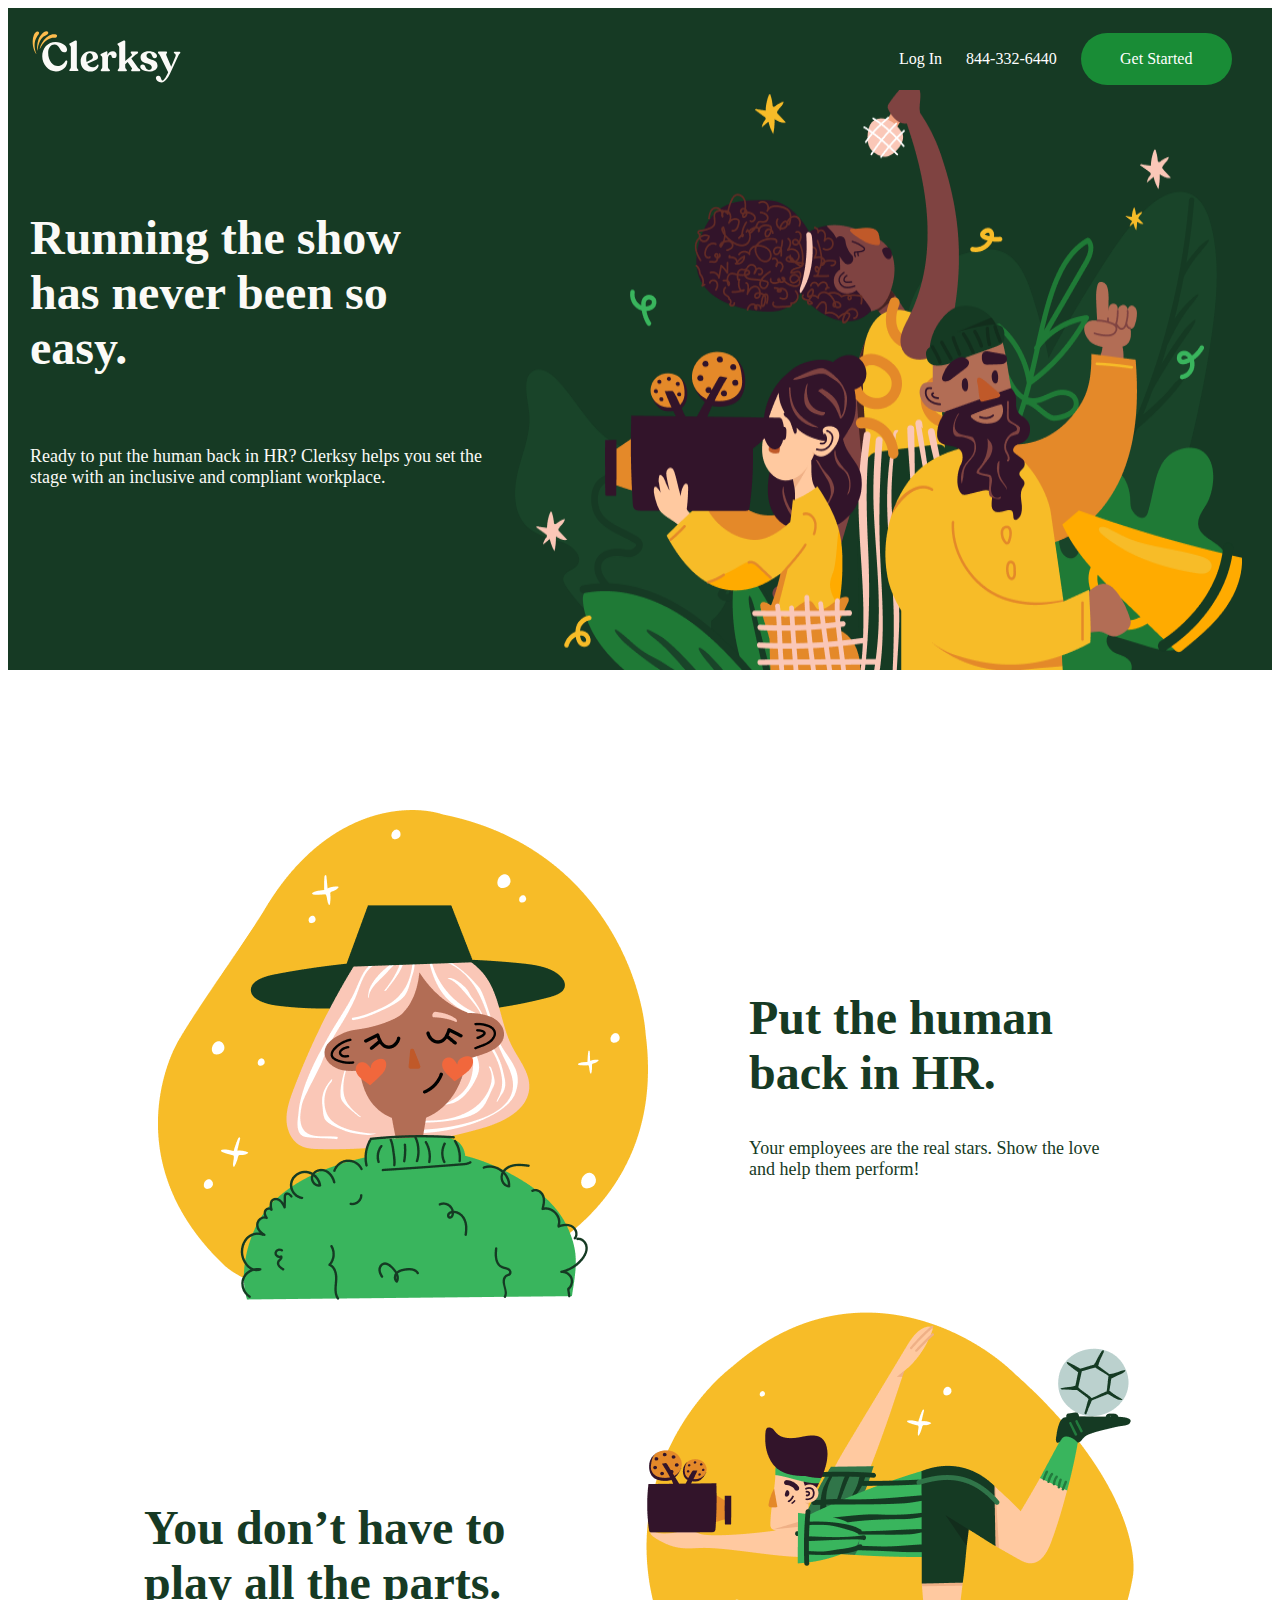
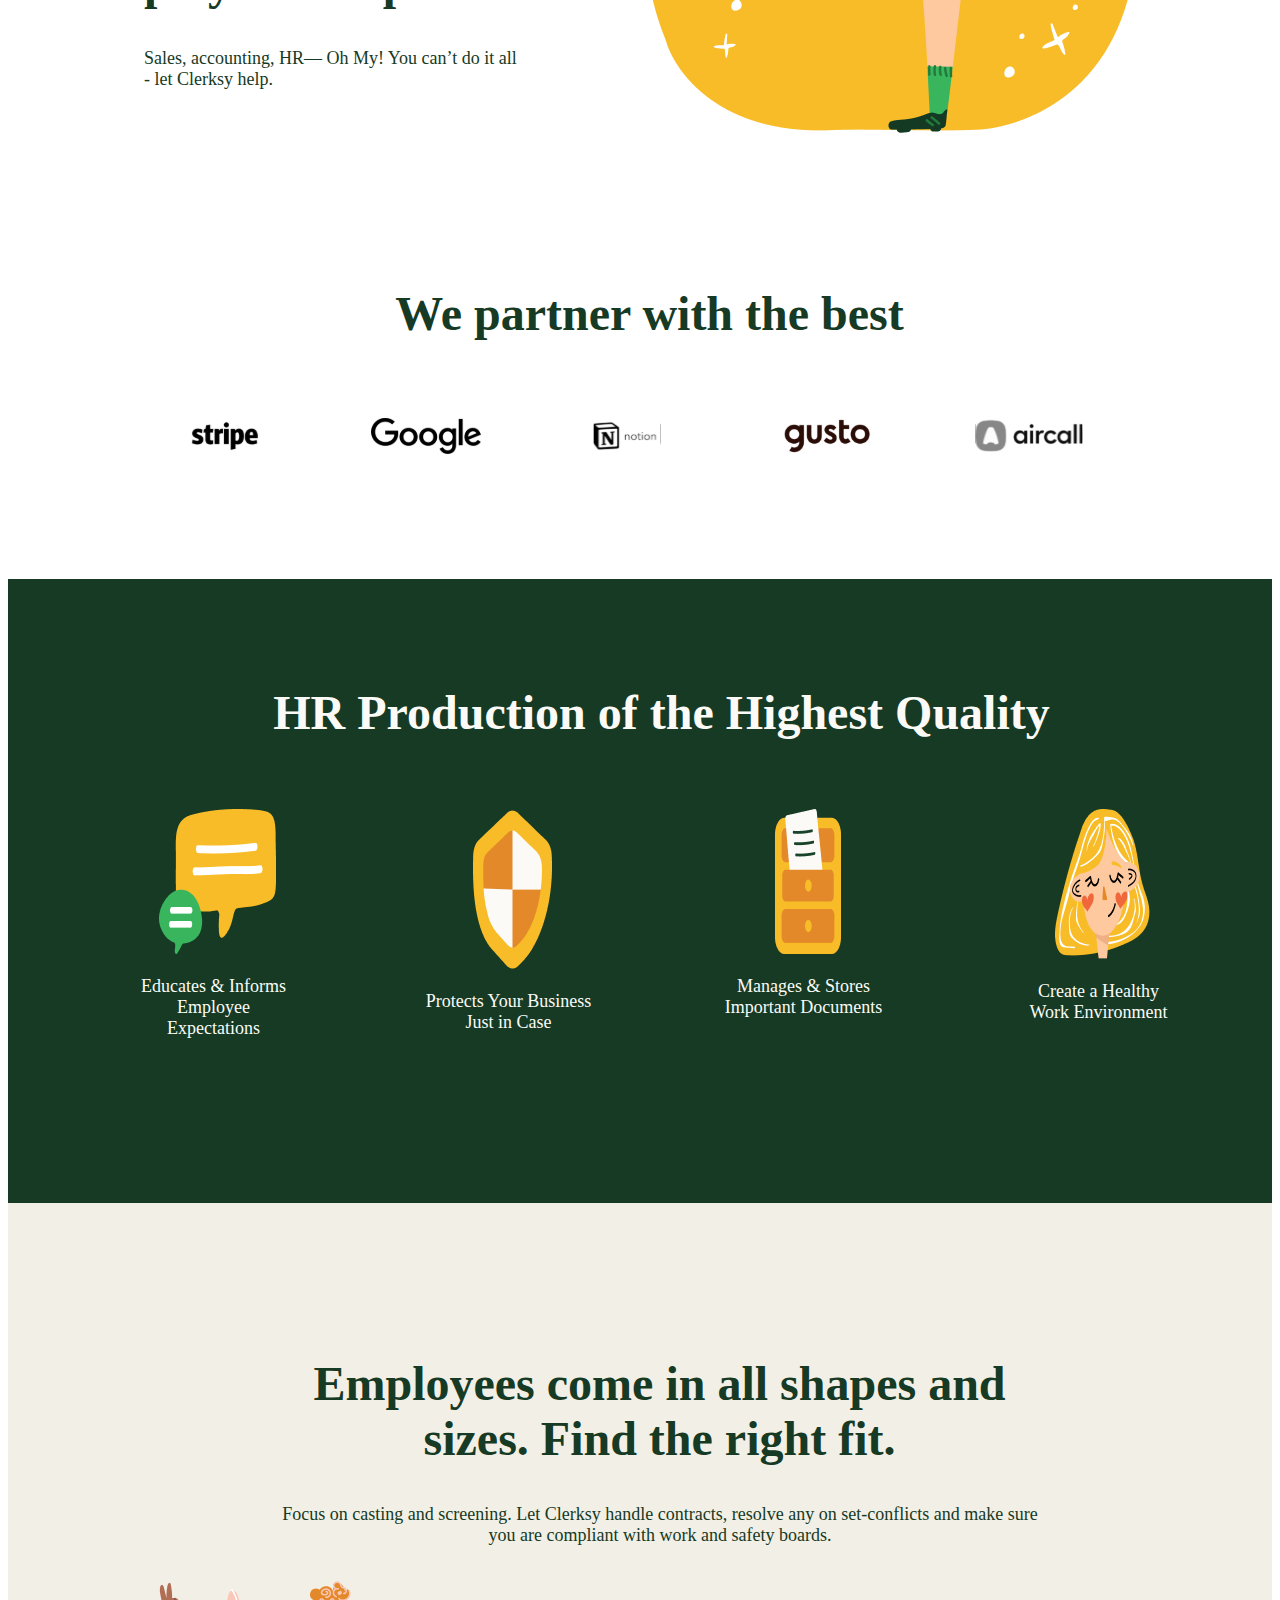
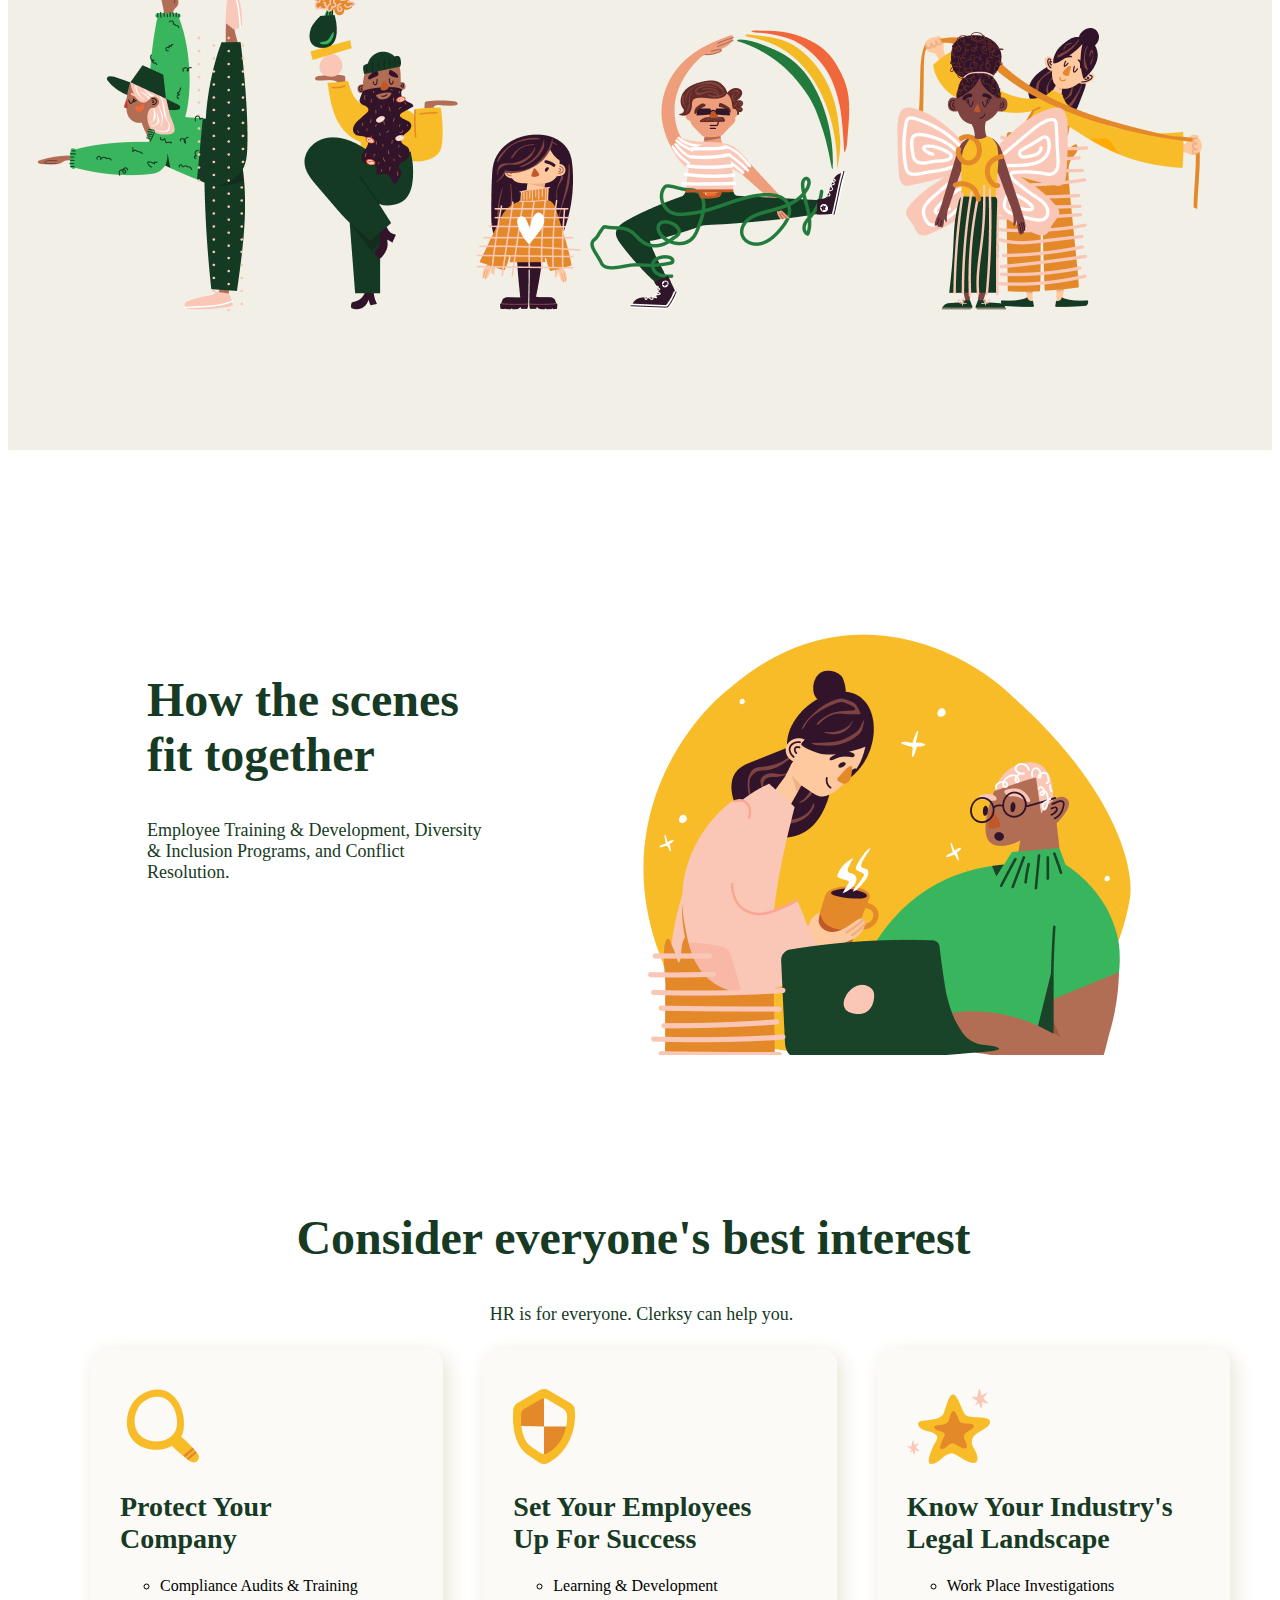
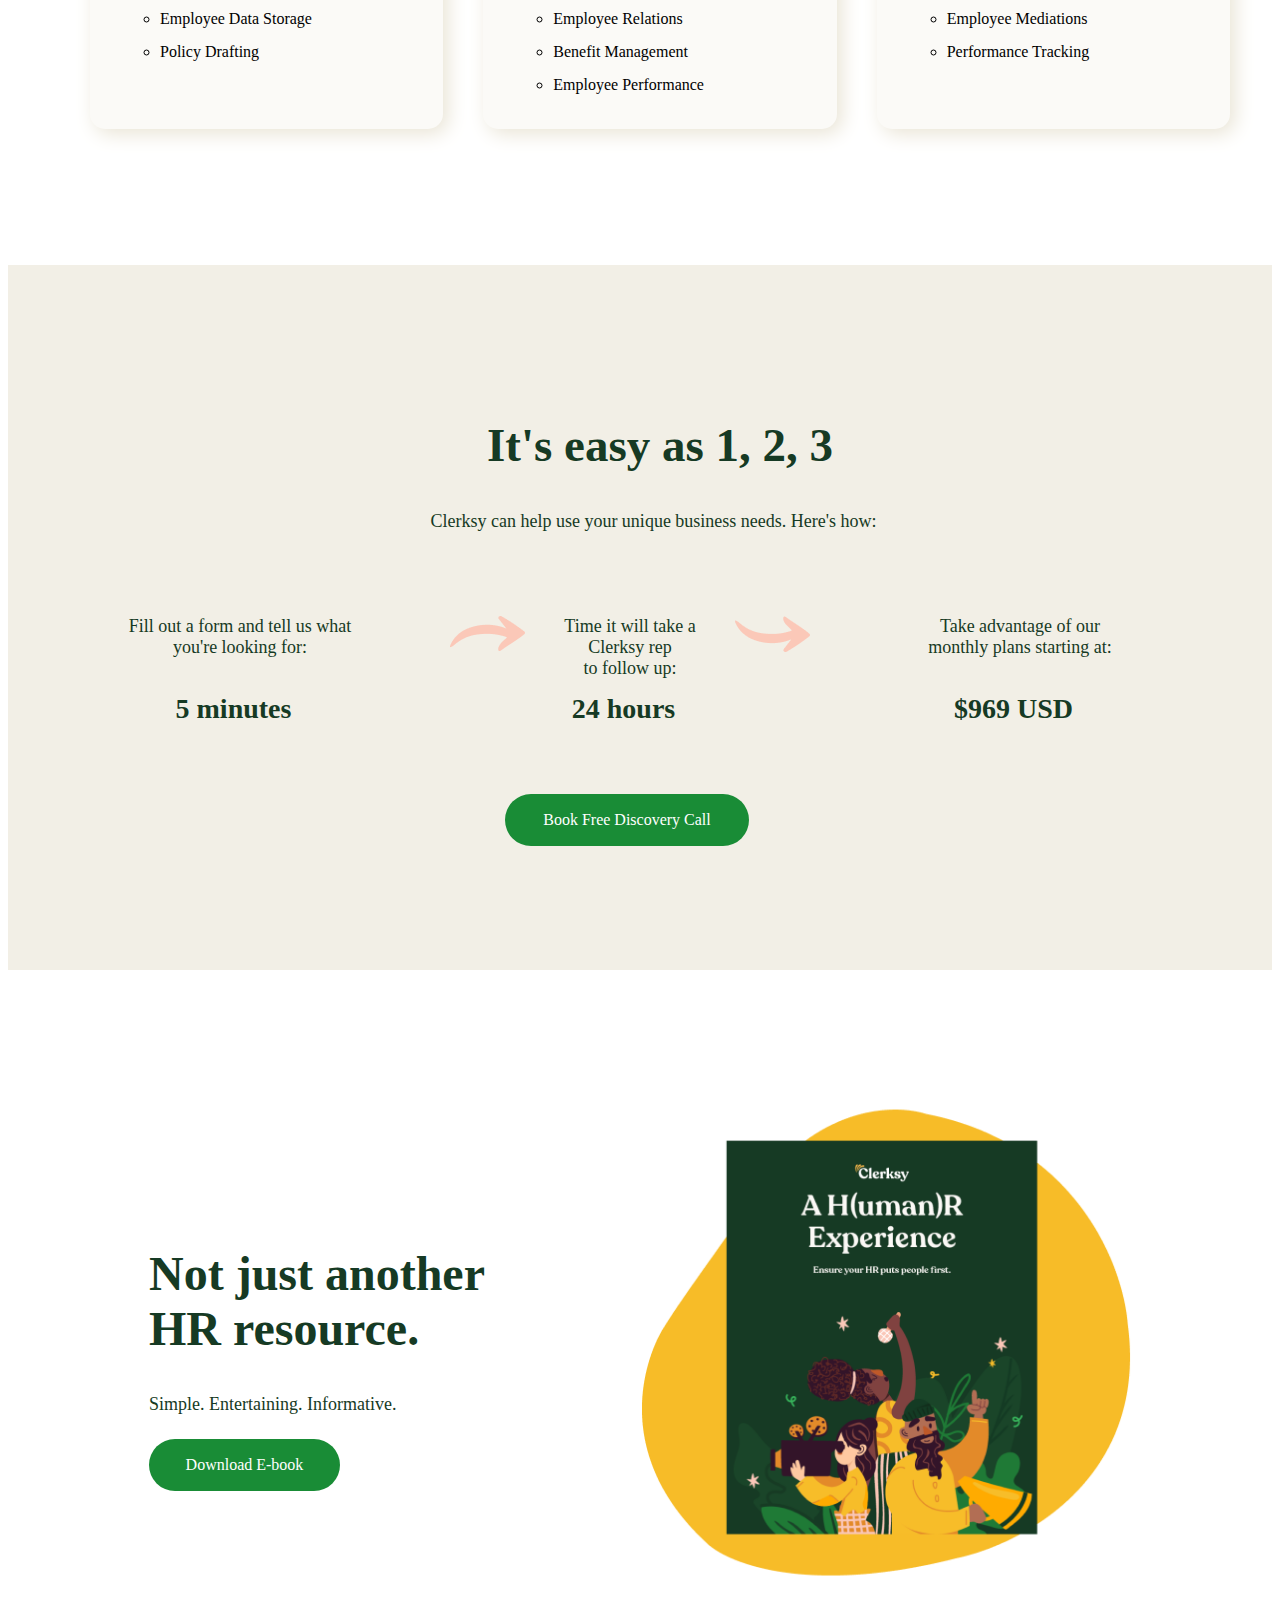
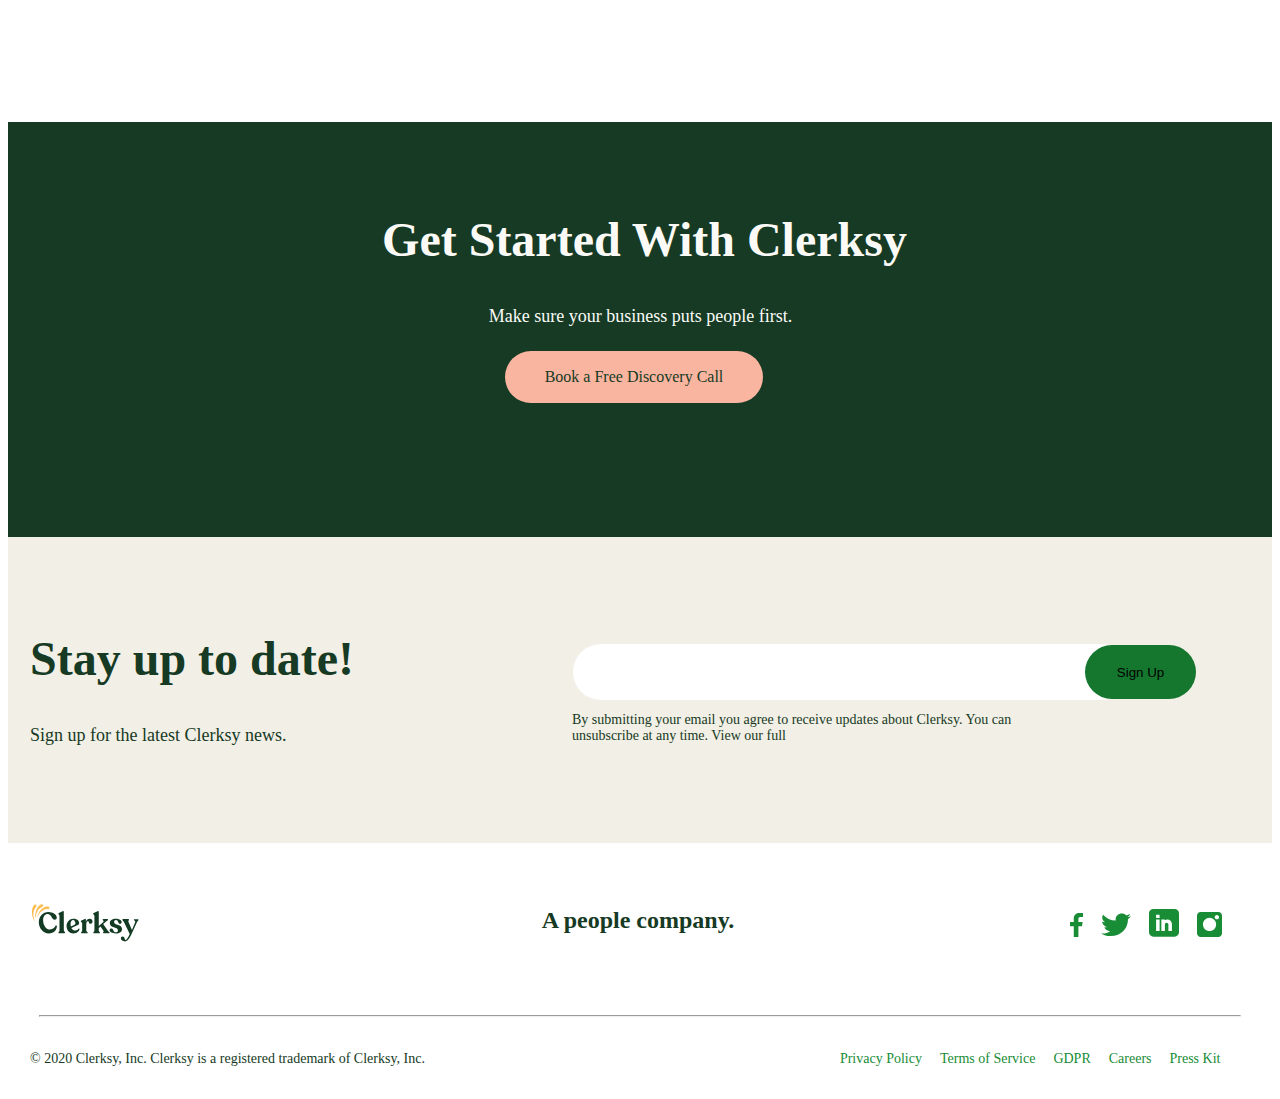
<file: index.html>
<!DOCTYPE html>
<html lang="en">
<head>
    <meta charset="UTF-8">
    <meta http-equiv="X-UA-Compatible" content="IE=edge">
    <meta name="viewport" content="width=device-width, initial-scale=1.0">
    <title>Clersky</title>
    <link rel="stylesheet" href="./css/main.css">
</head>
<body>
    <!--site header start-->
    <header>
        <div class="header">
            <div class="container">
                <div class="box">
                    <div class="logo">
                        <a href="./index.html"><img src="./img/Frame.svg" alt="logo" width="153" height="58"></a>
                    </div>

                    <div class="block">
                        <ul class="header-list">
                            <li class="header-item"><a class="header-list-link" href="./pageLogin/Login.html" target="_blank">Log In</a></li>
                            <li class="header-item"><a class="header-list-link" href="tel:844-332-6440">844-332-6440</a></li>  
                        </ul>

                        <a class="header-link" href="./pageStart/start.html" target="_blank">Get Started</a>
                    </div>
                </div>
            </div>
        </div>
    </header>
    <!--site header finish-->

    <!--site main start-->
    <main>
        <section class="help">
            <div class="container">
                <div class="help-box">
                    <div class="help-block">
                        <h2 class="help-title">Running the show has never been so easy.</h2>
                        <p class="help-des">Ready to put the human back in HR? Clerksy helps you set the stage with an inclusive and compliant workplace.</p>
                    </div>
                    
                    <img src="./img/Frame (1).png" alt="img" width="738px" height="580px">
                </div>
            </div>
        </section>

        <section class="HR">
            <div class="container">
                <div class="HR-box">
                    <div class="HR-1">
                        <img src="./img/Frame (3).png" alt="" width="492px" height="510px">

                        <div class="HR-block">
                            <h2 class="HR-1-title">Put the human back in HR.</h2>
                            <p class="HR-1-des">Your employees are the real stars. Show the love and help them perform!</p>
                        </div>
                    </div>
                    
                    <div class="HR-2">
                        <div class="HR-2-block">
                            <h2 class="HR-2-title">You don’t have to play all the parts.</h2>
                            <p class="HR-2-des">Sales, accounting, HR— Oh My! You can’t do it all - let Clerksy help.</p>
                        </div>

                        <img src="./img/Frame (4).png" alt="" width="492px" height="423px">
                    </div>

                    <div class="logos">
                        <h2 class="logos-title">We partner with the best</h2>

                        <div class="logos-links">
                            <a class="logos-link" href=""><img src="./img/Rectangle (4).svg" alt="img" width="110" height="36"></a>
                            <a class="logos-link" href=""><img src="./img/Rectangle (3).svg" alt="img" width="110" height="36"></a>
                            <a class="logos-link" href=""><img src="./img/Rectangle (2).svg" alt="img" width="110" height="36"></a>
                            <a class="logos-link" href=""><img src="./img/Rectangle (1).svg" alt="img" width="110" height="36"></a>
                            <a class="logos-link" href=""><img src="./img/Rectangle.svg" alt="img" width="110" height="36"></a>
                        </div>
                    </div>
                </div>
            </div>
        </section>

        <section class="production">
            <div class="container">
                <div class="production-box">
                    <h2 class="product-title">HR Production of the Highest Quality</h2>
                    <div class="production-block">
                        <ul class="product-list">
                            <li class="product-item">
                                <img src="./img/img1.png" alt="img">
                                <p class="product-des">Educates & Informs <br> Employee Expectations</p>
                            </li>
                            <li class="product-item">
                                <img src="./img/img2.png" alt="img">
                                <p class="product-des">Protects Your Business <br> Just in Case</p>
                            </li>
                            <li class="product-item">
                                <img src="./img/img3.png" alt="img">
                                <p class="product-des">Manages & Stores <br> Important Documents</p>
                            </li>
                            <li class="product-item">
                                <img src="./img/img4.png" alt="img">
                                <p class="product-des">Create a Healthy <br> Work Environment</p>
                            </li>
                        </ul>
                    </div>
                </div>
            </div>
        </section>

        <section class="shapes">
            <div class="container">
                <div class="shapes-box">
                    <div class="shapes-block">
                        <h2 class="shapes-title">Employees come in all shapes and sizes. Find the right fit.</h2>
                        <p class="shapes-des">Focus on casting and screening. Let Clerksy handle contracts, resolve any on set-conflicts and make sure you are compliant with work and safety boards.</p>
                    </div>

                    <img src="./img/img7.png" alt="" width="1180" height="335">
                </div>
            </div>
        </section>

        <section class="scenes">
            <div class="container">
                <div class="scenes-box">
                    <div class="scenes-block">
                        <h2 class="scenes-title">How the scenes fit together</h2>
                        <p class="scenes-des">Employee Training & Development, Diversity <br> & Inclusion Programs, and Conflict <br> Resolution.</p>
                    </div>

                    <img src="./img/img6.png" alt="img" width="492" height="423">
                </div>

                <div class="everyone">
                    <div class="container">
                        <div class="everyone-box">
                            <div class="everyone-block">
                                <h2 class="everyone-title">Consider everyone's best interest</h2>
                                <p class="everyone-des">HR is for everyone. Clerksy can help you.</p>
                            </div>

                            <div class="everyone-box-div">
                                <ul class="everyone-list">
                                    <li class="everyone-item">
                                        <img src="./img/img8.png" alt="img">
                                        <h2 class="everyone-box-title">Protect Your <br> Company</h2>

                                        <ul class="everyone-box-list">
                                            <li class="everyone-list-item">Compliance Audits & Training</li>
                                            <li class="everyone-list-item">Employee Data Storage</li>
                                            <li class="everyone-list-item">Policy Drafting</li>
                                        </ul>
                                    </li>
                                    <li class="everyone-item">
                                        <img src="./img/img9.png" alt="img">
                                        <h2 class="everyone-box-title">Set Your Employees <br> Up For Success</h2>

                                        <ul class="everyone-box-list">
                                            <li class="everyone-list-item">Learning & Development</li>
                                            <li class="everyone-list-item">Employee Relations</li>
                                            <li class="everyone-list-item">Benefit Management</li>
                                            <li class="everyone-list-item">Employee Performance</li>
                                        </ul>
                                    </li>
                                    <li class="everyone-item">
                                        <img src="./img/img10.png" alt="img">
                                        <h2 class="everyone-box-title">Know Your Industry's Legal Landscape</h2>

                                        <ul class="everyone-box-list">
                                            <li class="everyone-list-item">Work Place Investigations</li>
                                            <li class="everyone-list-item">Employee Mediations</li>
                                            <li class="everyone-list-item">Performance Tracking</li>
                                        </ul>
                                    </li>
                                </ul>
                            </div>
                        </div>
                    </div>
                </div>
            </div>
        </section>

        <section class="easy">
            <div class="container">
                <div class="easy-box">
                    <div class="easy-block">
                        <h2 class="easy-block-title">It's easy as 1, 2, 3</h2>
                        <p class="easy-block-des">Clerksy can help use your unique business needs. Here's how:</p>
                    </div>

                    <div class="easy-money-box">
                        <div class="easy-money">
                            <p class="money-des">Fill out a form and tell us what <br> you're looking for:</p>
                            <h2 class="money-des-2">5 minutes</h2>
                        </div>
                        <div class="easy-money">
                            <p class="money-des money">Time it will take a Clerksy rep <br> to follow up:</p>
                            <h2 class="money-des-2">24 hours</h2>
                        </div>
                        <div class="easy-money">
                            <p class="money-des">Take advantage of our <br> monthly plans starting at:</p>
                            <h2 class="money-des-2">$969 USD</h2>
                        </div>
                    </div>

                    <a class="money-link" href="#">Book Free Discovery Call</a>
                </div>
            </div>
        </section>

        <section class="resource">
            <div class="container">
                <div class="resource-box">
                    <div class="resource-block">
                        <h2 class="resource-title">Not just another HR resource.</h2>
                        <p class="resource-des">Simple. Entertaining. Informative.</p>
                        <a class="resource-link" href="#">Download E-book</a>
                    </div>

                    <img src="./img/img13.png" alt="" width="490" height="487">
                </div>
            </div>
        </section>

        <section class="started">
            <div class="container">
                <div class="start-box">
                    <h2 class="start-title">Get Started With Clerksy</h2>
                    <p class="start-des">Make sure your business puts people first.</p>
                    <a class="start-link" href="#">Book a Free Discovery Call</a>
                </div>
            </div>
        </section>
    </main>
    <!--site main finish-->

    <!--site footer start-->
    <footer>
        <div class="signUp">
            <div class="container">
                <div class="signUp-box">
                    <div class="signUp-block">
                        <h2 class="signUp-title">Stay up to date!</h2>
                        <p class="signUp-des">Sign up for the latest Clerksy news.</p>
                    </div>

                    <form method="post" id="sign-up">
                        <input type="email" class="input">
                        <button type="submit" class="input-link" form="sign-up">Sign Up</button>
                        <br>
                        <p class="input-des">By submitting your email you agree to receive updates about Clerksy. You can <br> unsubscribe at any time. View our full</p>
                    </form>
                </div>
            </div>
        </div>

        <div class="end">
            <div class="container">
                <div class="end-box">
                    <a class="end-logo" href="#"><img src="./img/logo-footer.svg" alt="img"></a>

                    <h2 class="end-title">A people company.</h2>
                    <div class="end-block">
                        <a class="end-link" href="#"><img src="./img/logo1.svg" alt="img"></a>
                        <a class="end-link" href="#"><img src="./img/logo2.svg" alt="img"></a>
                        <a class="end-link" href="#"><img src="./img/logo3.svg" alt="img"></a>
                        <a class="end-link" href="#"><img src="./img/logo4.svg" alt="img"></a>
                    </div>
                </div>
            </div>
        </div>

        <hr style="width: 1200px;">

        <div class="end2">
            <div class="container">
                <div class="end2-box">
                    <div class="end-block1">
                        <a class="end-block-link" href="#">© 2020 Clerksy, Inc. Clerksy is a registered trademark of Clerksy, Inc.</a>
                    </div>

                    <div class="end-block2">
                        <a class="end-block-links" href="#">Privacy Policy</a>
                        <a class="end-block-links" href="#">Terms of Service</a>
                        <a class="end-block-links" href="#">GDPR</a>
                        <a class="end-block-links" href="#">Careers</a>
                        <a class="end-block-links" href="#">Press Kit</a>
                    </div>
                </div>
            </div>
        </div>
    </footer>
    <!--site footer finish-->

</body>
</html>
</file>
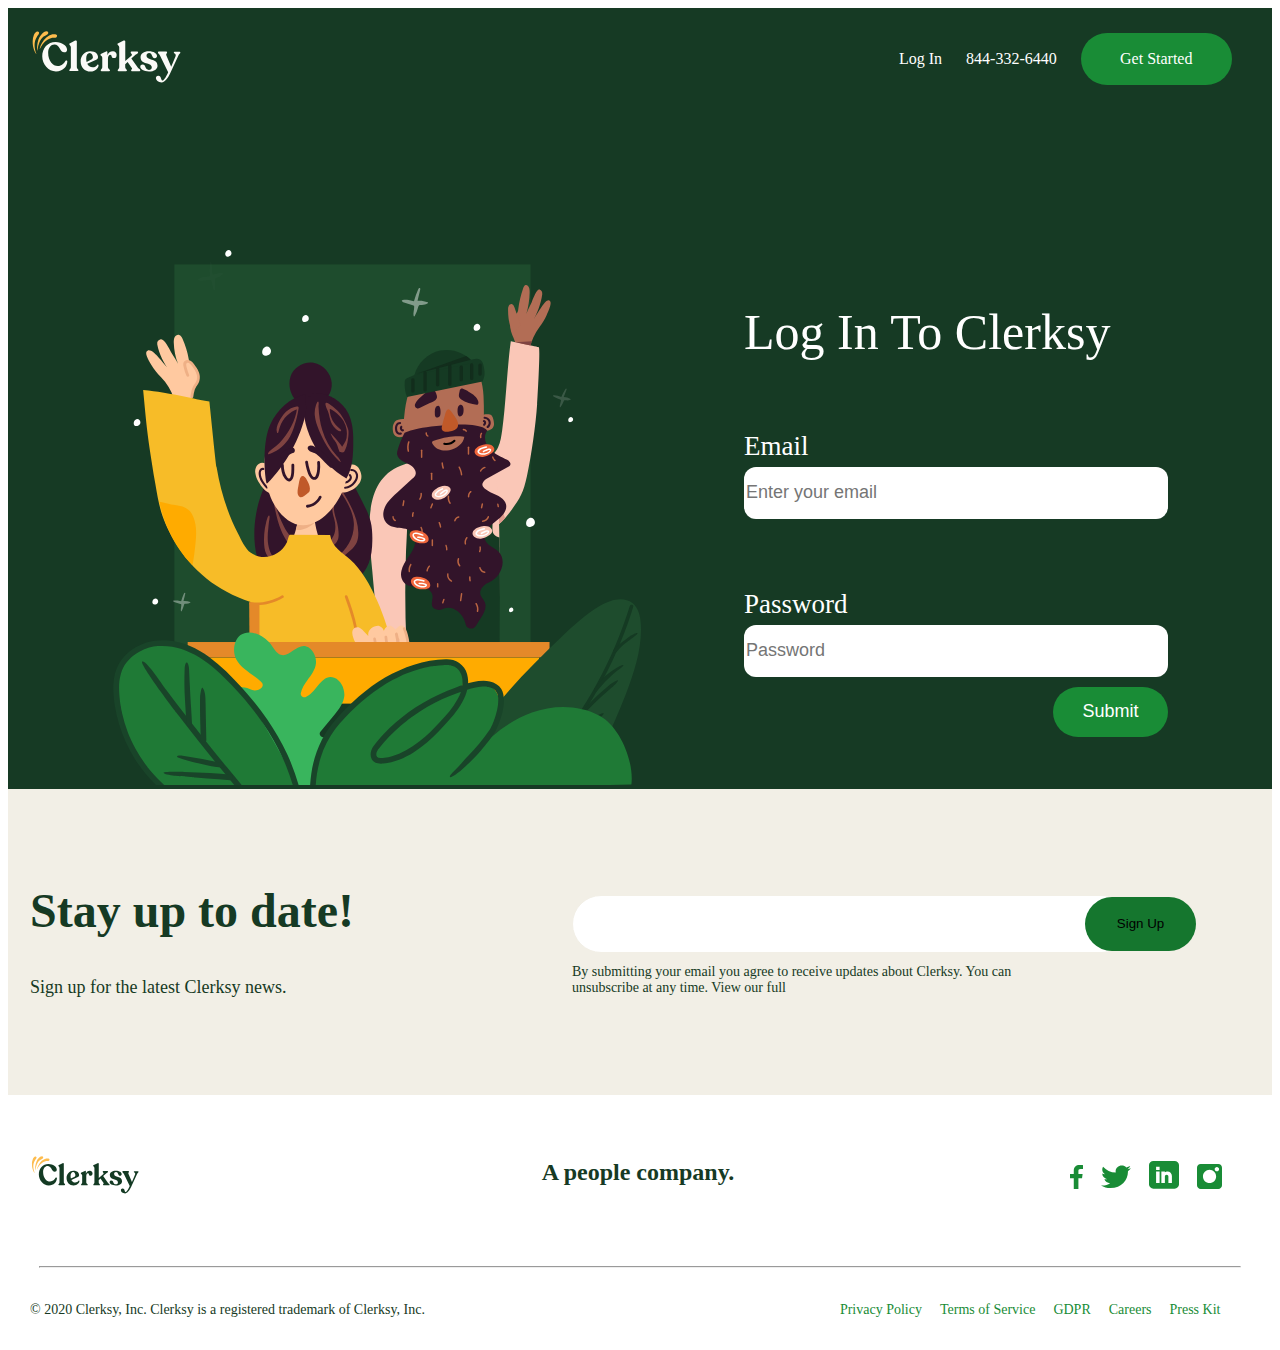
<file: pageLogin/Login.html>
<!DOCTYPE html>
<html lang="en">
<head>
    <meta charset="UTF-8">
    <meta http-equiv="X-UA-Compatible" content="IE=edge">
    <meta name="viewport" content="width=device-width, initial-scale=1.0">
    <title>Log In</title>
    <link rel="stylesheet" href="./login.css">
</head>
<body>
    <!--site header start-->
    <header>
        <div class="header">
            <div class="container">
                <div class="box">
                    <div class="logo">
                        <img src="./img/Frame.svg" alt="logo" width="153" height="58">
                    </div>
                    
                    <div class="block">
                        <ul class="header-list">
                            <li class="header-item"><a class="header-list-link" href="./Login.html">Log In</a></li>
                            <li class="header-item"><a class="header-list-link" href="tel:844-332-6440">844-332-6440</a></li>  
                        </ul>
                        
                        <a class="header-link" href="../pageStart/start.html">Get Started</a>
                    </div>
                </div>
            </div>
        </div>
    </header>
    <!--site header finish-->

    <!--site main start-->
    <main>
        <section class="logIn">
            <div class="container">
                <div class="logIn-box">
                    <a href="../index.html"><img src="./img/clerksy.svg" alt="" width="532" height="535"></a>

                    <div class="logIn-block">
                        <form method="post" id="form">
                            <label class="FormLabel" for="form">Log In To Clerksy</label>
                            
                            <label class="label" for="email">Email</label>
                            <input class="input" type="text" id="email" placeholder="Enter your email">

                            <label class="label" for="password">Password</label>
                            <input class="input" type="password" id="password" placeholder="Password" minlength="6" maxlength="20">
                        </form>

                        <div class="submit">
                            <button class="btn" type="submit" form="form">Submit</button>
                        </div>
                    </div>
                </div>
            </div>
        </section>
    </main>
    <!--site main finish-->

    <!--site footer start-->
    <footer>
        <div class="signUp">
            <div class="container">
                <div class="signUp-box">
                    <div class="signUp-block">
                        <h2 class="signUp-title">Stay up to date!</h2>
                        <p class="signUp-des">Sign up for the latest Clerksy news.</p>
                    </div>

                    <form method="post" id="sign-up">
                        <input type="email" class="signUp-input">
                        <button type="submit" class="input-link" form="sign-up">Sign Up</button>
                        <br>
                        <p class="input-des">By submitting your email you agree to receive updates about Clerksy. You can <br> unsubscribe at any time. View our full</p>
                    </form>
                </div>
            </div>
        </div>

        <div class="end">
            <div class="container">
                <div class="end-box">
                    <a class="end-logo" href="#"><img src="./img/logo-footer.svg" alt="img"></a>

                    <h2 class="end-title">A people company.</h2>
                    <div class="end-block">
                        <a class="end-link" href="#"><img src="./img/logo1.svg" alt="img"></a>
                        <a class="end-link" href="#"><img src="./img/logo2.svg" alt="img"></a>
                        <a class="end-link" href="#"><img src="./img/logo3.svg" alt="img"></a>
                        <a class="end-link" href="#"><img src="./img/logo4.svg" alt="img"></a>
                    </div>
                </div>
            </div>
        </div>

        <hr style="width: 1200px;">

        <div class="end2">
            <div class="container">
                <div class="end2-box">
                    <div class="end-block1">
                        <a class="end-block-link" href="#">© 2020 Clerksy, Inc. Clerksy is a registered trademark of Clerksy, Inc.</a>
                    </div>

                    <div class="end-block2">
                        <a class="end-block-links" href="#">Privacy Policy</a>
                        <a class="end-block-links" href="#">Terms of Service</a>
                        <a class="end-block-links" href="#">GDPR</a>
                        <a class="end-block-links" href="#">Careers</a>
                        <a class="end-block-links" href="#">Press Kit</a>
                    </div>
                </div>
            </div>
        </div>
    </footer>
    <!--site footer finish-->
</body>
</html>
</file>
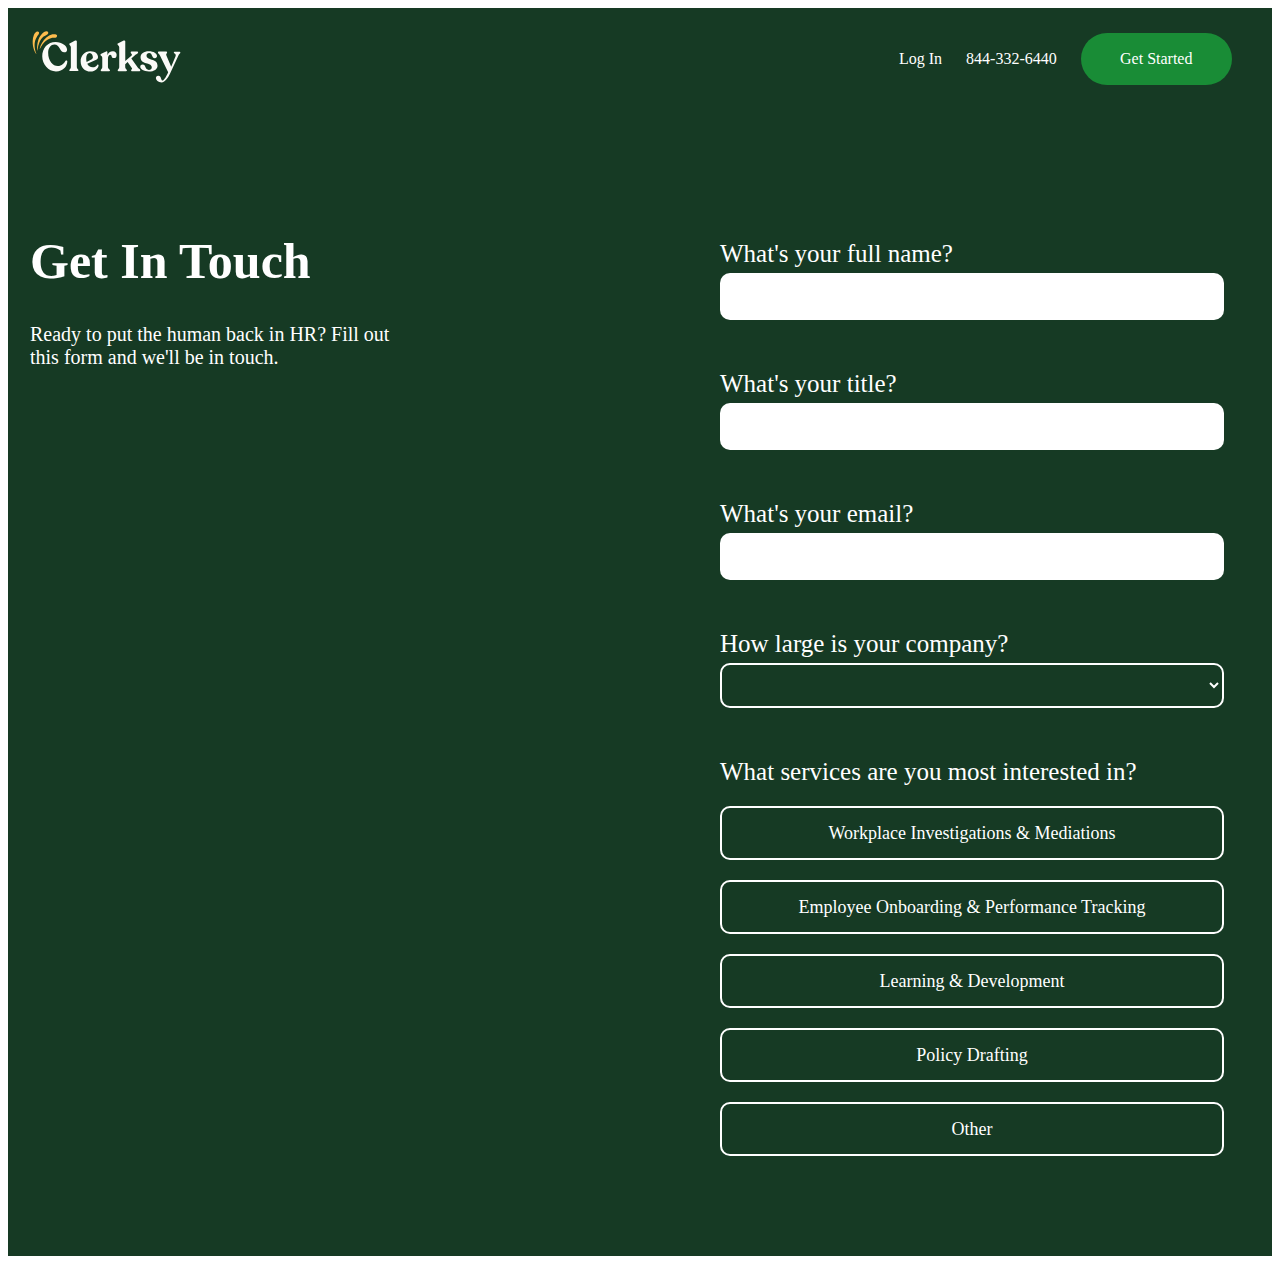
<file: pageStart/start.html>
<!DOCTYPE html>
<html lang="en">
<head>
    <meta charset="UTF-8">
    <meta http-equiv="X-UA-Compatible" content="IE=edge">
    <meta name="viewport" content="width=device-width, initial-scale=1.0">
    <title>Book a Discovery Call</title>
    <link rel="stylesheet" href="./start.css">
</head>
<body>
    <!--site header start-->
    <header>
        <div class="header">
            <div class="container">
                <div class="box">
                    <div class="logo">
                        <a href="../index.html"><img src="./img/Frame.svg" alt="logo" width="153" height="58"></a>
                    </div>
                    
                    <div class="block">
                        <ul class="header-list">
                            <li class="header-item"><a class="header-list-link" href="./start.html">Log In</a></li>
                            <li class="header-item"><a class="header-list-link" href="tel:844-332-6440">844-332-6440</a></li>  
                        </ul>
                        
                        <a class="header-link" href="../pageStart/start.html">Get Started</a>
                    </div>
                </div>
            </div>
        </div>
    </header>
    <!--site header finish-->
    
    <!--site main start-->
    <main>
        <section class="get">
            <div class="container">
                <div class="get-box">
                    <div class="get-block">
                        <h2 class="get-title">Get In Touch</h2>
                        <p class="get-des">Ready to put the human back in HR? Fill out this form and we'll be in touch.</p>
                    </div>

                    <form method="post" id="form">
                        <label class="label" for="fullName">What's your full name?</label>
                        <input class="input" type="text" id="fullName" minlength="2">

                        <label class="label" for="title">What's your title?</label>
                        <input class="input" type="text" id="title" minlength="2">

                        <label class="label" for="email">What's your email?</label>
                        <input class="input" type="text" id="email" minlength="6">

                        <label class="label2" for="select">How large is your company?</label>
                        <select class="input2" type="select" id="select">
                            <option value="none"> </option>
                            <option value="none">1-10 People</option>
                            <option value="none">10-100 People</option>
                            <option value="none">100+ People</option>
                        </select>

                        <label class="check-label" for="check">What services are you most interested in?</label>
                        <span class="check">Workplace Investigations & Mediations</span>
                        <span class="check">Employee Onboarding & Performance Tracking</span>
                        <span class="check">Learning & Development</span>
                        <span class="check">Policy Drafting</span>
                        <span class="check">Other</span>
                    </form>
                </div>
            </div>
        </section>
    </main>
    <!--site main finis-->
</body>
</html>
</file>
<file: css/main.css>
.container {
    width: 1220px;
    margin: 0 auto;
    padding-left: 20px;
    padding-right: 20px;
}

.header {
    background-color: #163A24;
    padding-top: 20px;

}

.box {
    display: flex;
}

.logo {
    margin-right: 676px;
}

.header-list {
    list-style: none;
    display: flex;
}

.header-item {
    margin-right: 24px;
}

.header-list-link {
    text-decoration: none;
    color: #fff;
}

.block {
    display: flex;
    align-items: center;
}

.header-link {
    width: 151px;
    height: 52px;
    display: flex;
    align-items: center;
    justify-content: center;
    color: #fff;
    text-decoration: none;
    background: #198C36;
    border-radius: 160px;
}

.help {
    background-color: #163A24;
}

.help-box {
    display: flex;
}

.help-block {
    margin-right: 5px;
}

.help-title {
    width: 391px;
    height: 196px;
    margin-top: 120px;
    font-family: 'Recoleta';
    font-style: normal;
    font-weight: 600;
    font-size: 48px;  
    color: #FBFAF7;
}

.help-des {
    width: 475px;
    height: 81px;
    font-family: 'Noto Sans';
    font-style: normal;
    font-weight: 400;
    font-size: 18px; 
    color: #FBFAF7;
    
}

.HR-box {
    padding-top: 130px;
}
.HR-1 {
    display: flex;
    justify-content: center;
}
.HR-block {
    padding-top: 150px;
    margin-left: 100px;
}
.HR-1-title {
    width: 325px;
    height: 108px;
    font-family: 'Recoleta';
    font-style: normal;
    font-weight: 600;
    font-size: 48px;
    color: #163A24;
}
.HR-1-des {
    width: 374px;
    height: 54px;
    font-family: 'Noto Sans';
    font-style: normal;
    font-weight: 400;
    font-size: 18px; 
    color: #163A24;
    
}
.HR-2 {
    display: flex;
    justify-content: center;
}
.HR-2-block {
    margin-top: 150px;
    margin-right: 120px;
}
.HR-2-title {
    width: 376px;
    height: 108px;
    font-family: 'Recoleta';
    font-style: normal;
    font-weight: 600;
    font-size: 48px;
    color: #163A24;
}
.HR-2-des {
    width: 380px;
    height: 54px;
    font-family: 'Noto Sans';
    font-style: normal;
    font-weight: 400;
    font-size: 18px; 
    color: #163A24;
}

.logos {
    padding-top: 113px;
}

.logos-title {
    width: 539px;
    height: 54px;
    margin-left: 350px;
    font-family: 'Recoleta';
    font-style: normal;
    font-weight: 600;
    font-size: 48px;
    text-align: center;
    color: #163A24;   
}

.logos-links {
    margin-left: 140px;
    margin-top: 78px;
}

.logos-link {
    width: 110px;
    margin-right: 87px;
}

.production {
    background-color: #163A24;
    margin-top: 121px;
    padding: 66px 0 139px 0;
}

.product-title {
    width: 823px;
    height: 54px;
    margin-left: 220px;
    font-family: 'Recoleta';
    font-style: normal;
    font-weight: 600;
    font-size: 48px;
    text-align: center;
    color: #FBFAF7;
}

.product-list {
    list-style: none;
    display: flex;
    justify-content: center;
    margin-top: 70px;
}
.product-item {
    width: 295px;
    height: 239px;
    text-align: center;
}
.product-des {
    width: 167px;
    height: 27px;
    margin-left: 60px;
    font-family: 'Noto Sans';
    font-style: normal;
    font-weight: 400;
    font-size: 18px;
    color: #FBFAF7;
}

.shapes {
    padding-top: 114px;
    background-color: #F2EFE6;
    padding-bottom: 135px;
}

.shapes-title {
    width: 739px;
    height: 108px;
    margin-left: 260px;
    font-family: 'Recoleta';
    font-style: normal;
    font-weight: 600;
    font-size: 48px;
    text-align: center;
    color: #163A24;
}

.shapes-des {
    width: 760px;
    height: 54px;
    margin-left: 250px;
    font-family: 'Noto Sans';
    font-style: normal;
    font-weight: 400;
    font-size: 18px;
    text-align: center;
    color: #163A24;
}

.scenes {
    padding-top: 182px;
    padding-bottom: 120px;
}

.scenes-box {
    display: flex;
    justify-content: center;
}

.scenes-block {
    margin-right: 115px;
}

.scenes-title {
    width: 338px;
    height: 108px;
    font-family: 'Recoleta';
    font-style: normal;
    font-weight: 600;
    font-size: 48px;
    color: #163A24;
}

.scenes-des {
    width: 379px;
    height: 81px;
    font-family: 'Noto Sans';
    font-style: normal;
    font-weight: 400;
    font-size: 18px;
    color: #163A24;
}

.everyone {
    padding-top: 115px;
}

.everyone-title {
    width: 727px;
    height: 54px;
    margin-left: 220px;
    font-family: 'Recoleta';
    font-style: normal;
    font-weight: 600;
    font-size: 48px;
    text-align: center;
    color: #163A24;
}

.everyone-des {
    width: 343px;
    height: 27px;
    margin-left: 420px;
    font-family: 'Noto Sans';
    font-style: normal;
    font-weight: 400;
    font-size: 18px;
    text-align: center;
    color: #163A24;
}


.everyone-list {
    display: flex;
    list-style: none;   
}

.everyone-item {
    width: 353px;
    height: 300px;
    margin-right: 40px;
    padding: 40px 30px;
    background: #FBFAF7;
    box-shadow: 5px 5px 20px #E9E4D5;
    border-radius: 15px;
}

.everyone-box-title {
    height: 63px;
    font-family: 'Recoleta';
    font-style: normal;
    font-weight: 600;
    font-size: 28px;
    color: #163A24;
    
}

.everyone-list-item {
    margin-top: 15px;
}

.easy {
    background-color: #F2EFE6;
    padding-top: 114px;
    padding-bottom: 124px;
}

.easy-block-title{
    width: 360px;
    height: 54px;
    margin-left: 450px;
    font-family: 'Recoleta';
    font-style: normal;
    font-weight: 600;
    font-size: 47px;
    text-align: center;
    color: #163A24;
}

.easy-block-des {
    width: 527px;
    height: 27px;
    margin-left: 360px;
    font-family: 'Noto Sans';
    font-style: normal;
    font-weight: 400;
    font-size: 18px;
    text-align: center;
    color: #163A24;
}

.easy-money-box{
    display: flex;
    margin-top: 60px;
}

.easy-money {
    width: 360px;
    margin-left: 30px;
    
}

.money {
    display: flex;
}

.money::after {
    content: url("../img/img11.png");
    margin-left: 20px;
}

.money::before {
    content: url("../img/img12.png");
    margin-right: 20px;
}

.money-des {
    width: 360px;
    height: 54px;
    font-family: 'Noto Sans';
    font-style: normal;
    font-weight: 400;
    font-size: 18px;
    text-align: center;
    color: #163A24;
}

.money-des-2 {
    width: 127px;
    height: 32px;
    margin-left: 110px;
    font-family: 'Recoleta';
    font-style: normal;
    font-weight: 600;
    font-size: 28px;
    text-align: center;
    color: #163A24;
    
}

.money-link {
    display: flex;
    width: 244px;
    height: 52px;
    margin-top: 46px;
    margin-left: 475px;
    background: #198C36;
    border-radius: 160px;
    color: #fff;
    text-decoration: none;
    align-items: center;
    justify-content: center;
}

.resource-box {
    display: flex;
    padding-top: 130px;
    justify-content: center;
    padding-bottom: 135px;
}

.resource-block {
    margin-top: 106px;
    margin-right: 132px;
}

.resource-title {
    width: 360px;
    height: 108px;
    font-family: 'Recoleta';
    font-style: normal;
    font-weight: 600;
    font-size: 48px;
    color: #163A24;
}

.resource-des {
    width: 287px;
    height: 27px;
    font-family: 'Noto Sans';
    font-style: normal;
    font-weight: 400;
    font-size: 18px;
    color: #163A24;
}

.resource-link {
    width: 191px;
    height: 52px;
    display: flex;
    background: #198C36;
    border-radius: 160px;
    align-items: center;
    justify-content: center;
    color: #fff;
    text-decoration: none;
}

.started {
    background-color:#163A24;
    height: 415px;
}

.start-box {
    padding-top: 50px;
}

.start-title {
    width: 549px;
    height: 54px;
    margin-left: 340px;
    font-family: 'Recoleta';
    font-style: normal;
    font-weight: 600;
    font-size: 48px;
    text-align: center;
    color: #FBFAF7;
}

.start-des {
    width: 361px;
    height: 27px;
    margin-left: 430px;
    font-family: 'Noto Sans';
    font-style: normal;
    font-weight: 400;
    font-size: 18px;
    text-align: center;
    color: #FBFAF7;
}

.start-link {
    width: 258px;
    height: 52px;
    display: flex;
    margin-left: 475px;
    background: #FAB5A0;
    border-radius: 160px;
    align-items: center;
    justify-content: center;
    text-decoration: none;
    color: #163A24;
}

.signUp {
    background-color: #F2EFE6;
    padding-top: 54px;
    padding-bottom: 73px;
}

.signUp-box {
    display: flex;
    align-items: center;
}

.signUp-block {
    margin-right: 200px;
}

.signUp-title {
    width: 342px;
    height: 54px;
    font-family: 'Recoleta';
    font-style: normal;
    font-weight: 600;
    font-size: 48px;
    color: #163A24;
}

.signUp-des {
    width: 299px;
    height: 27px;
    font-family: 'Noto Sans';
    font-style: normal;
    font-weight: 400;
    font-size: 18px;
    color: #163A24;
}

.input {
    width: 553px;
    height: 54px;
    background: #FFFFFF;
    border: 1px solid #F2EFE6;
    border-radius: 255px;
    margin-right: -50px;
}

#sign-up {
    margin-top: 50px;
}

.input-link{
    width: 111px;
    height: 54px;
    background: #15762E;
    border-radius: 160px;
    border: none;
}

.input-des {
    width: 524px;
    height: 42px;
    margin-top: 11px;
    font-family: 'Noto Sans';
    font-style: normal;
    font-weight: 400;
    font-size: 14px;    
    color: #163A24;
    
}

.end {
    padding-top: 44px;
    padding-bottom: 44px;
}

.end-box {
    display: flex;
    align-items: center;
}

.end-logo {
    margin-right: 377px;
}

.end-title {
    width: 242px;
    height: 36px;
    margin-right: 311px;
    font-family: 'Recoleta';
    font-style: normal;
    font-weight: 600;
    font-size: 24px;
    text-align: center;
    color: #163A24;
}

.end-link {
    margin-right: 14px;
}

.end2-box {
    display: flex;
    align-items: center;
    padding-top: 24px;
    padding-bottom: 24px;
}

.end-block1 {
    margin-right: 415px;
}

.end-block-link {
    width: 462px;
    height: 21px;
    font-family: 'Noto Sans';
    font-style: normal;
    font-weight: 400;
    font-size: 14px;
    color: #163A24;
    text-decoration: none;    
}

.end-block-links {
    margin-right: 14px;
    height: 19px;
    font-family: 'Noto Sans';
    font-style: normal;
    font-weight: 400;
    font-size: 14px;
    color: #198C36;
    text-decoration: none;
}
</file>
<file: pageLogin/login.css>
.container {
    width: 1220px;
    margin: 0 auto;
    padding-left: 20px;
    padding-right: 20px;
}

.header {
    background-color: #163A24;
    padding-top: 20px;

}

.box {
    display: flex;
}

.logo {
    margin-right: 676px;
}

.header-list {
    list-style: none;
    display: flex;
}

.header-item {
    margin-right: 24px;
}

.header-list-link {
    text-decoration: none;
    color: #fff;
}

.block {
    display: flex;
    align-items: center;
}

.header-link {
    width: 151px;
    height: 52px;
    display: flex;
    align-items: center;
    justify-content: center;
    color: #fff;
    text-decoration: none;
    background: #198C36;
    border-radius: 160px;
}

.logIn {
    background-color: #163A24;
    padding-top: 160px;
}

.logIn-box {
    display: flex;
    align-items: center;
    justify-content: center;
}

.logIn-block {
    margin-left: 100px;
}

#form {
    display: flex;
    flex-flow: column wrap;
}

.FormLabel {
    width: 400px;
    font-size: 50px;
    color: #fff;
}
 
.label {
    width: 100px;
    margin-top: 70px;
    color: #fff;
    font-size: 27px;
}

.input {
    width: 420px;
    height: 50px;
    margin-top: 5px;
    border: none;
    border-radius: 12px;
    font-size: 18px;
}

.submit {
    display: flex;
    justify-content: right;
}

.btn {
    width: 115px;
    height: 50px;
    margin-top: 10px;
    display: flex;
    align-items: center;
    justify-content: center;
    color: #fff;
    background-color:#198C36;
    border: none;
    border-radius: 30px;
    font-size: 18px;
}

.signUp {
    background-color: #F2EFE6;
    padding-top: 54px;
    padding-bottom: 73px;
}

.signUp-box {
    display: flex;
    align-items: center;
}

.signUp-block {
    margin-right: 200px;
}

.signUp-title {
    width: 342px;
    height: 54px;
    font-family: 'Recoleta';
    font-style: normal;
    font-weight: 600;
    font-size: 48px;
    color: #163A24;
}

.signUp-des {
    width: 299px;
    height: 27px;
    font-family: 'Noto Sans';
    font-style: normal;
    font-weight: 400;
    font-size: 18px;
    color: #163A24;
}

.signUp-input {
    width: 553px;
    height: 54px;
    background: #FFFFFF;
    border: 1px solid #F2EFE6;
    border-radius: 255px;
    margin-right: -50px;
}

#sign-up {
    margin-top: 50px;
}

.input-link{
    width: 111px;
    height: 54px;
    background: #15762E;
    border-radius: 160px;
    border: none;
}

.input-des {
    width: 524px;
    height: 42px;
    margin-top: 11px;
    font-family: 'Noto Sans';
    font-style: normal;
    font-weight: 400;
    font-size: 14px;    
    color: #163A24;
    
}

.end {
    padding-top: 44px;
    padding-bottom: 44px;
}

.end-box {
    display: flex;
    align-items: center;
}

.end-logo {
    margin-right: 377px;
}

.end-title {
    width: 242px;
    height: 36px;
    margin-right: 311px;
    font-family: 'Recoleta';
    font-style: normal;
    font-weight: 600;
    font-size: 24px;
    text-align: center;
    color: #163A24;
}

.end-link {
    margin-right: 14px;
}

.end2-box {
    display: flex;
    align-items: center;
    padding-top: 24px;
    padding-bottom: 24px;
}

.end-block1 {
    margin-right: 415px;
}

.end-block-link {
    width: 462px;
    height: 21px;
    font-family: 'Noto Sans';
    font-style: normal;
    font-weight: 400;
    font-size: 14px;
    color: #163A24;
    text-decoration: none;    
}

.end-block-links {
    margin-right: 14px;
    height: 19px;
    font-family: 'Noto Sans';
    font-style: normal;
    font-weight: 400;
    font-size: 14px;
    color: #198C36;
    text-decoration: none;
}
</file>
<file: pageStart/start.css>
.container {
    width: 1220px;
    margin: 0 auto;
    padding-left: 20px;
    padding-right: 20px;
}

.header {
    background-color: #163A24;
    padding-top: 20px;
}

.box {
    display: flex;
}

.logo {
    margin-right: 676px;
}

.header-list {
    list-style: none;
    display: flex;
}

.header-item {
    margin-right: 24px;
}

.header-list-link {
    text-decoration: none;
    color: #fff;
}

.block {
    display: flex;
    align-items: center;
}

.header-link {
    width: 151px;
    height: 52px;
    display: flex;
    align-items: center;
    justify-content: center;
    color: #fff;
    text-decoration: none;
    background: #198C36;
    border-radius: 160px;
}

.get {
    background-color: #163A24;
    padding-top: 100px;
    padding-bottom: 100px;
}

.get-box {
    display: flex;
}

.get-block {
    margin-right: 300px;
}

.get-title {
    width: 290px;
    height: 50px;
    font-size: 50px;
    color: #fff;
}

.get-des {
    width: 390px;
    color: #fff;
    font-size: 20px;
}

#form {
    display: flex;
    flex-flow: column wrap;
}

.label {
    width: 250px;
    margin-top: 50px;
    font-size: 25px;
    color: #fff;
}

.input {
    width: 500px;
    height: 45px;
    margin-top: 5px;
    font-size: 18px;
    border-radius: 10px;
    border: none;
}

.label2 {
    width: 290px;
    margin-top: 50px;
    font-size: 25px;
    color: #fff;
}

.input2 {
    width: 504px;
    height: 45px;
    margin-top: 5px;
    font-size: 18px;
    border-radius: 10px;
    border: 2px solid #fff;
    background-color: #163A24;
    color: #fff;
}

.check-label {
    width: 420px;
    margin-top: 50px;
    font-size: 25px;
    color: #fff;
}

.check {
    width: 500px;
    height: 50px;
    margin-top: 20px;
    display: flex;
    align-items: center;
    justify-content: center;
    font-size: 18px;
    border-radius: 10px;
    border: 2px solid #fff;
    background-color: #163A24;
    color: #fff;

}

.check:checked {
    border-color: #198C36;
}
</file>
